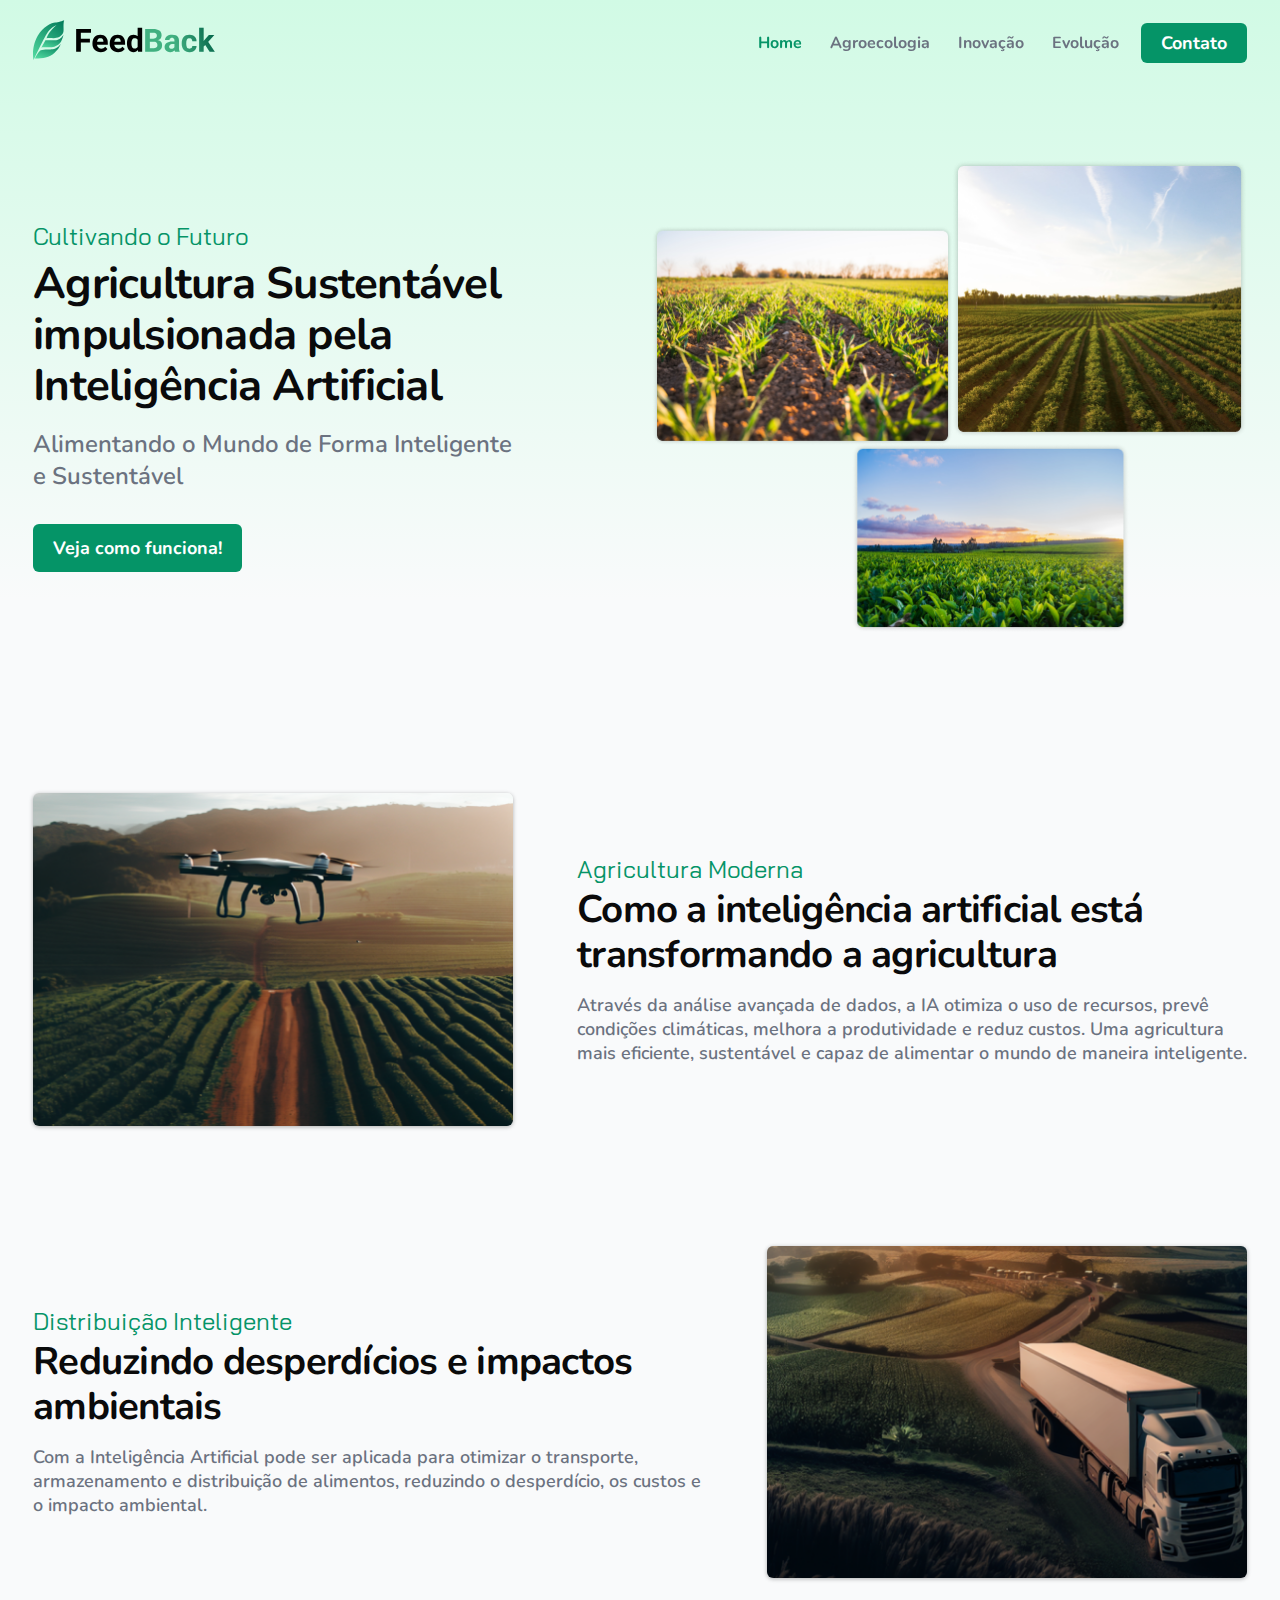
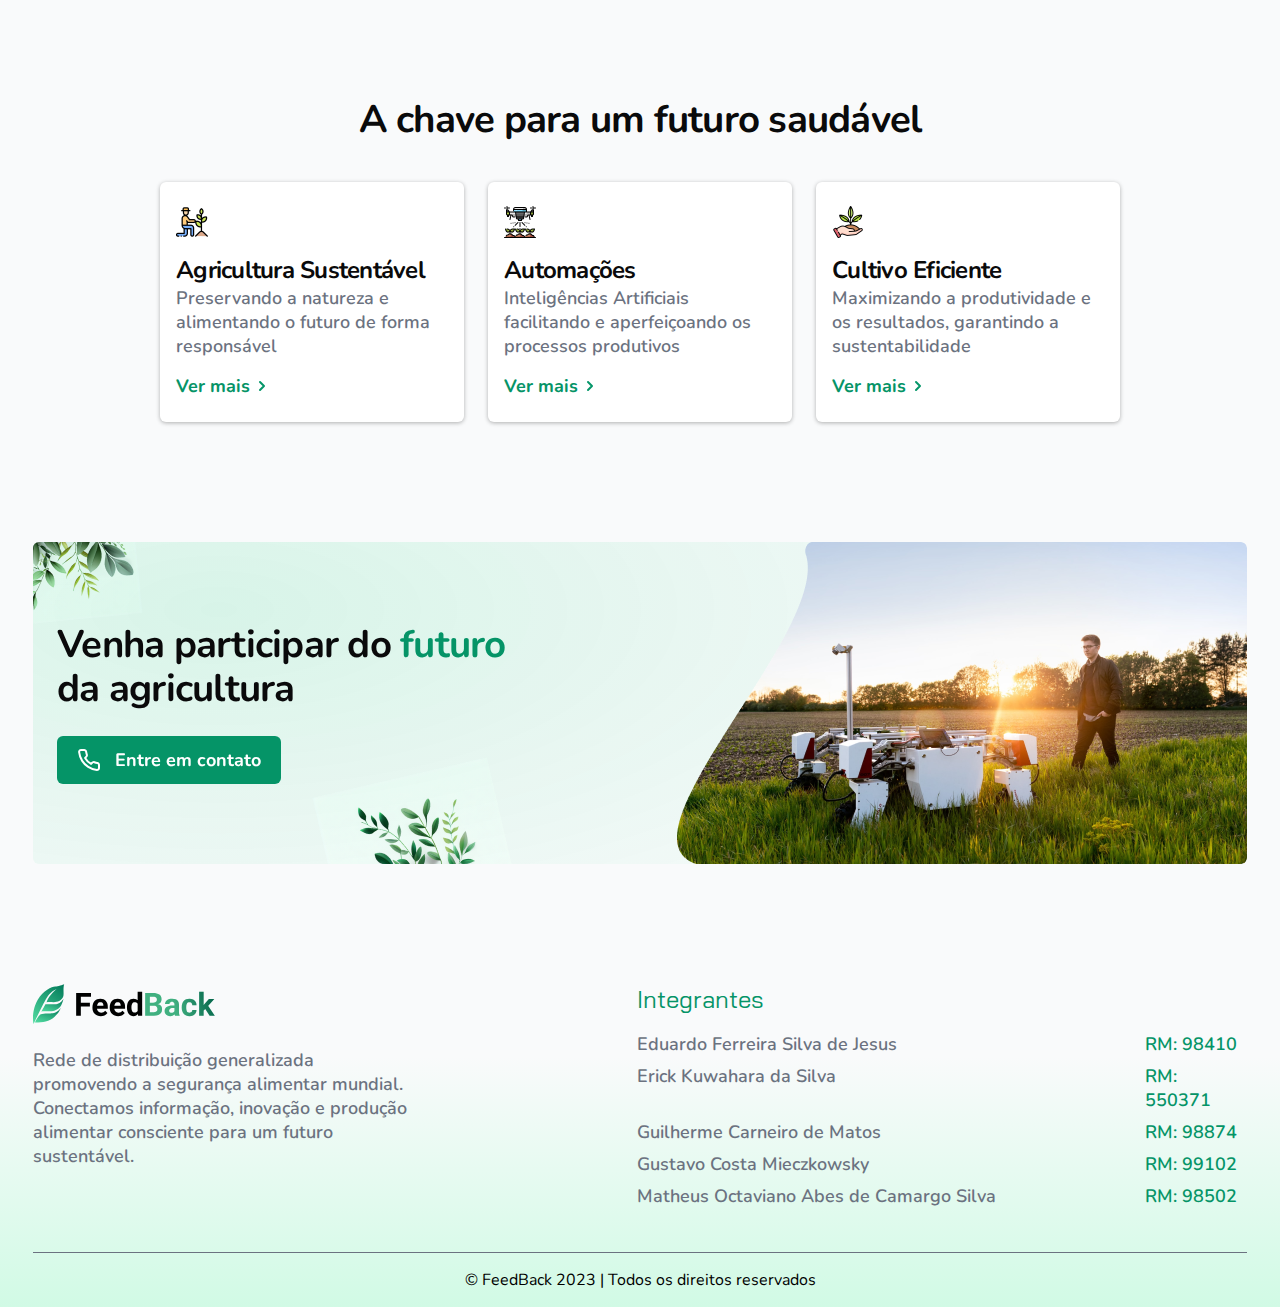
<file: index.html>
<!DOCTYPE html>
<html lang="pt-br">
  <head>
    <!-- FONTS -->
    <link rel="preconnect" href="https://fonts.googleapis.com" />
    <link rel="preconnect" href="https://fonts.gstatic.com" crossorigin />
    <link
      href="https://fonts.googleapis.com/css2?family=Bai+Jamjuree:wght@600&family=Nunito:wght@600;700&display=swap"
      rel="stylesheet"
    />

    <!-- MAIN -->
    <meta charset="UTF-8" />
    <meta http-equiv="X-UA-Compatible" content="IE=edge" />
    <meta name="viewport" content="width=device-width, initial-scale=1.0" />
    <link rel="icon" type="image/svg+xml" href="./assets/favicon.svg" />
    <title>FeedBack</title>

    <!-- CSS -->
    <link rel="stylesheet" href="./styles/home.css" />
    <link rel="stylesheet" href="./styles/main.css" />
  </head>
  <body>
    <header>
      <nav id="nav">
        <div class="container">
          <div class="nav__logo">
            <a href="./">
              <img src="./assets/logo.svg" alt="logo" />
            </a>
          </div>

          <div id="navigation">
            <button id="btnMobile">
              <span id="hamburger"></span>
            </button>

            <ul class="menu">
              <li><a href="./" class="active">Home</a></li>
              <li><a href="./pages/agroecologia.html">Agroecologia</a></li>
              <li><a href="./pages/inovacao.html">Inovação</a></li>
              <li><a href="./pages/evolucao.html">Evolução</a></li>

              <li>
                <a href="./pages/contato.html" class="mainButton">Contato</a>
              </li>
            </ul>
            <a href="./pages/contato.html" class="mainButton">Contato</a>
          </div>
        </div>
      </nav>

      <div class="banner">
        <div class="container">
          <div class="banner__text">
            <span>Cultivando o Futuro</span>
            <h1>
              Agricultura Sustentável impulsionada pela Inteligência Artificial
            </h1>
            <p>Alimentando o Mundo de Forma Inteligente e Sustentável</p>
            <a href="#content" class="mainButton">Veja como funciona!</a>
          </div>
          <div class="banner__img">
            <img src="./assets/images/banner.png" alt="banner image" />
          </div>
        </div>
      </div>

      <div class="layer"></div>
    </header>

    <main>
      <section id="content" class="hero">
        <div class="container">
          <div class="section__img">
            <img src="./assets/images/img-1.png" alt="illustrative image" />
          </div>
          <div class="section__text">
            <span>Agricultura Moderna</span>
            <h2>
              Como a inteligência artificial está transformando a agricultura
            </h2>
            <p>
              Através da análise avançada de dados, a IA otimiza o uso de
              recursos, prevê condições climáticas, melhora a produtividade e
              reduz custos. Uma agricultura mais eficiente, sustentável e capaz
              de alimentar o mundo de maneira inteligente.
            </p>
          </div>
        </div>
      </section>

      <section class="hero">
        <div class="container">
          <div class="section__text">
            <span>Distribuição Inteligente</span>
            <h2>Reduzindo desperdícios e impactos ambientais</h2>
            <p>
              Com a Inteligência Artificial pode ser aplicada para otimizar o
              transporte, armazenamento e distribuição de alimentos, reduzindo o
              desperdício, os custos e o impacto ambiental.
            </p>
          </div>
          <div class="section__img">
            <img src="./assets/images/img-2.png" alt="illustrative image" />
          </div>
        </div>
      </section>

      <section class="cards">
        <div class="container">
          <h2>A chave para um futuro saudável</h2>
          <div class="cards__wrapper">
            <div class="card__single">
              <img src="./assets/icons/icon-1.png" />
              <div>
                <h3>Agricultura Sustentável</h3>
                <p>
                  Preservando a natureza e alimentando o futuro de forma
                  responsável
                </p>
              </div>
              <a href="./pages/agroecologia.html">
                Ver mais
                <svg
                  width="16"
                  height="16"
                  viewBox="0 0 16 16"
                  fill="none"
                  xmlns="http://www.w3.org/2000/svg"
                >
                  <path
                    d="M6 12L10 8L6 4"
                    stroke="#059669"
                    stroke-width="2"
                    stroke-linecap="round"
                    stroke-linejoin="round"
                  />
                </svg>
              </a>
            </div>
            <div class="card__single">
              <img src="./assets/icons/icon-2.png" />
              <div>
                <h3>Automações</h3>
                <p>
                  Inteligências Artificiais facilitando e aperfeiçoando os
                  processos produtivos
                </p>
              </div>
              <a href="./pages/inovacao.html">
                Ver mais
                <svg
                  width="16"
                  height="16"
                  viewBox="0 0 16 16"
                  fill="none"
                  xmlns="http://www.w3.org/2000/svg"
                >
                  <path
                    d="M6 12L10 8L6 4"
                    stroke="#059669"
                    stroke-width="2"
                    stroke-linecap="round"
                    stroke-linejoin="round"
                  />
                </svg>
              </a>
            </div>
            <div class="card__single">
              <img src="./assets/icons/icon-3.png" />
              <div>
                <h3>Cultivo Eficiente</h3>
                <p>
                  Maximizando a produtividade e os resultados, garantindo a
                  sustentabilidade
                </p>
              </div>
              <a href="./pages/evolucao.html">
                Ver mais
                <svg
                  width="16"
                  height="16"
                  viewBox="0 0 16 16"
                  fill="none"
                  xmlns="http://www.w3.org/2000/svg"
                >
                  <path
                    d="M6 12L10 8L6 4"
                    stroke="#059669"
                    stroke-width="2"
                    stroke-linecap="round"
                    stroke-linejoin="round"
                  />
                </svg>
              </a>
            </div>
          </div>
        </div>
      </section>

      <section class="contact">
        <div class="container">
          <div class="contact__wrapper">
            <div class="contact__text">
              <h2>
                Venha participar do <strong>futuro</strong> da agricultura
              </h2>
              <a href="./pages/contato.html" class="mainButton">
                <svg
                  width="24"
                  height="24"
                  viewBox="0 0 24 24"
                  fill="none"
                  xmlns="http://www.w3.org/2000/svg"
                >
                  <path
                    d="M22 16.9201V19.9201C22.0011 20.1986 21.9441 20.4743 21.8325 20.7294C21.7209 20.9846 21.5573 21.2137 21.3521 21.402C21.1468 21.5902 20.9046 21.7336 20.6407 21.8228C20.3769 21.912 20.0974 21.9452 19.82 21.9201C16.7428 21.5857 13.787 20.5342 11.19 18.8501C8.77382 17.3148 6.72533 15.2663 5.18999 12.8501C3.49997 10.2413 2.44824 7.27109 2.11999 4.1801C2.095 3.90356 2.12787 3.62486 2.21649 3.36172C2.30512 3.09859 2.44756 2.85679 2.63476 2.65172C2.82196 2.44665 3.0498 2.28281 3.30379 2.17062C3.55777 2.05843 3.83233 2.00036 4.10999 2.0001H7.10999C7.5953 1.99532 8.06579 2.16718 8.43376 2.48363C8.80173 2.80008 9.04207 3.23954 9.10999 3.7201C9.23662 4.68016 9.47144 5.62282 9.80999 6.5301C9.94454 6.88802 9.97366 7.27701 9.8939 7.65098C9.81415 8.02494 9.62886 8.36821 9.35999 8.6401L8.08999 9.9101C9.51355 12.4136 11.5864 14.4865 14.09 15.9101L15.36 14.6401C15.6319 14.3712 15.9751 14.1859 16.3491 14.1062C16.7231 14.0264 17.1121 14.0556 17.47 14.1901C18.3773 14.5286 19.3199 14.7635 20.28 14.8901C20.7658 14.9586 21.2094 15.2033 21.5265 15.5776C21.8437 15.9519 22.0122 16.4297 22 16.9201Z"
                    stroke="white"
                    stroke-width="2"
                    stroke-linecap="round"
                    stroke-linejoin="round"
                  />
                </svg>
                Entre em contato
              </a>
            </div>

            <div class="contact__img">
              <img src="./assets/images/img-3.png" alt="illustrative image" />
            </div>

            <img src="./assets/icons/home-1.png" />
            <img src="./assets/icons/home-2.png" />
          </div>
        </div>
      </section>
    </main>

    <footer>
      <div class="container">
        <div class="about">
          <a href="./">
            <img src="./assets/logo.svg" alt="logo" />
          </a>
          <p>
            Rede de distribuição generalizada promovendo a segurança alimentar
            mundial. Conectamos informação, inovação e produção alimentar
            consciente para um futuro sustentável.
          </p>
        </div>

        <div class="members">
          <span>Integrantes</span>
          <div class="members__wrapper">
            <div class="member__single">
              <p>Eduardo Ferreira Silva de Jesus</p>
              <strong>RM: 98410</strong>
            </div>
            <div class="member__single">
              <p>Erick Kuwahara da Silva</p>
              <strong>RM: 550371</strong>
            </div>
            <div class="member__single">
              <p>Guilherme Carneiro de Matos</p>
              <strong>RM: 98874</strong>
            </div>
            <div class="member__single">
              <p>Gustavo Costa Mieczkowsky</p>
              <strong>RM: 99102</strong>
            </div>
            <div class="member__single">
              <p>Matheus Octaviano Abes de Camargo Silva</p>
              <strong>RM: 98502</strong>
            </div>
          </div>
        </div>
      </div>

      <div class="container">
        <div class="copyright">
          © FeedBack 2023 | Todos os direitos reservados
        </div>
      </div>

      <div class="layer"></div>
    </footer>

    <script src="./js/main.js"></script>
  </body>
</html>
</file>
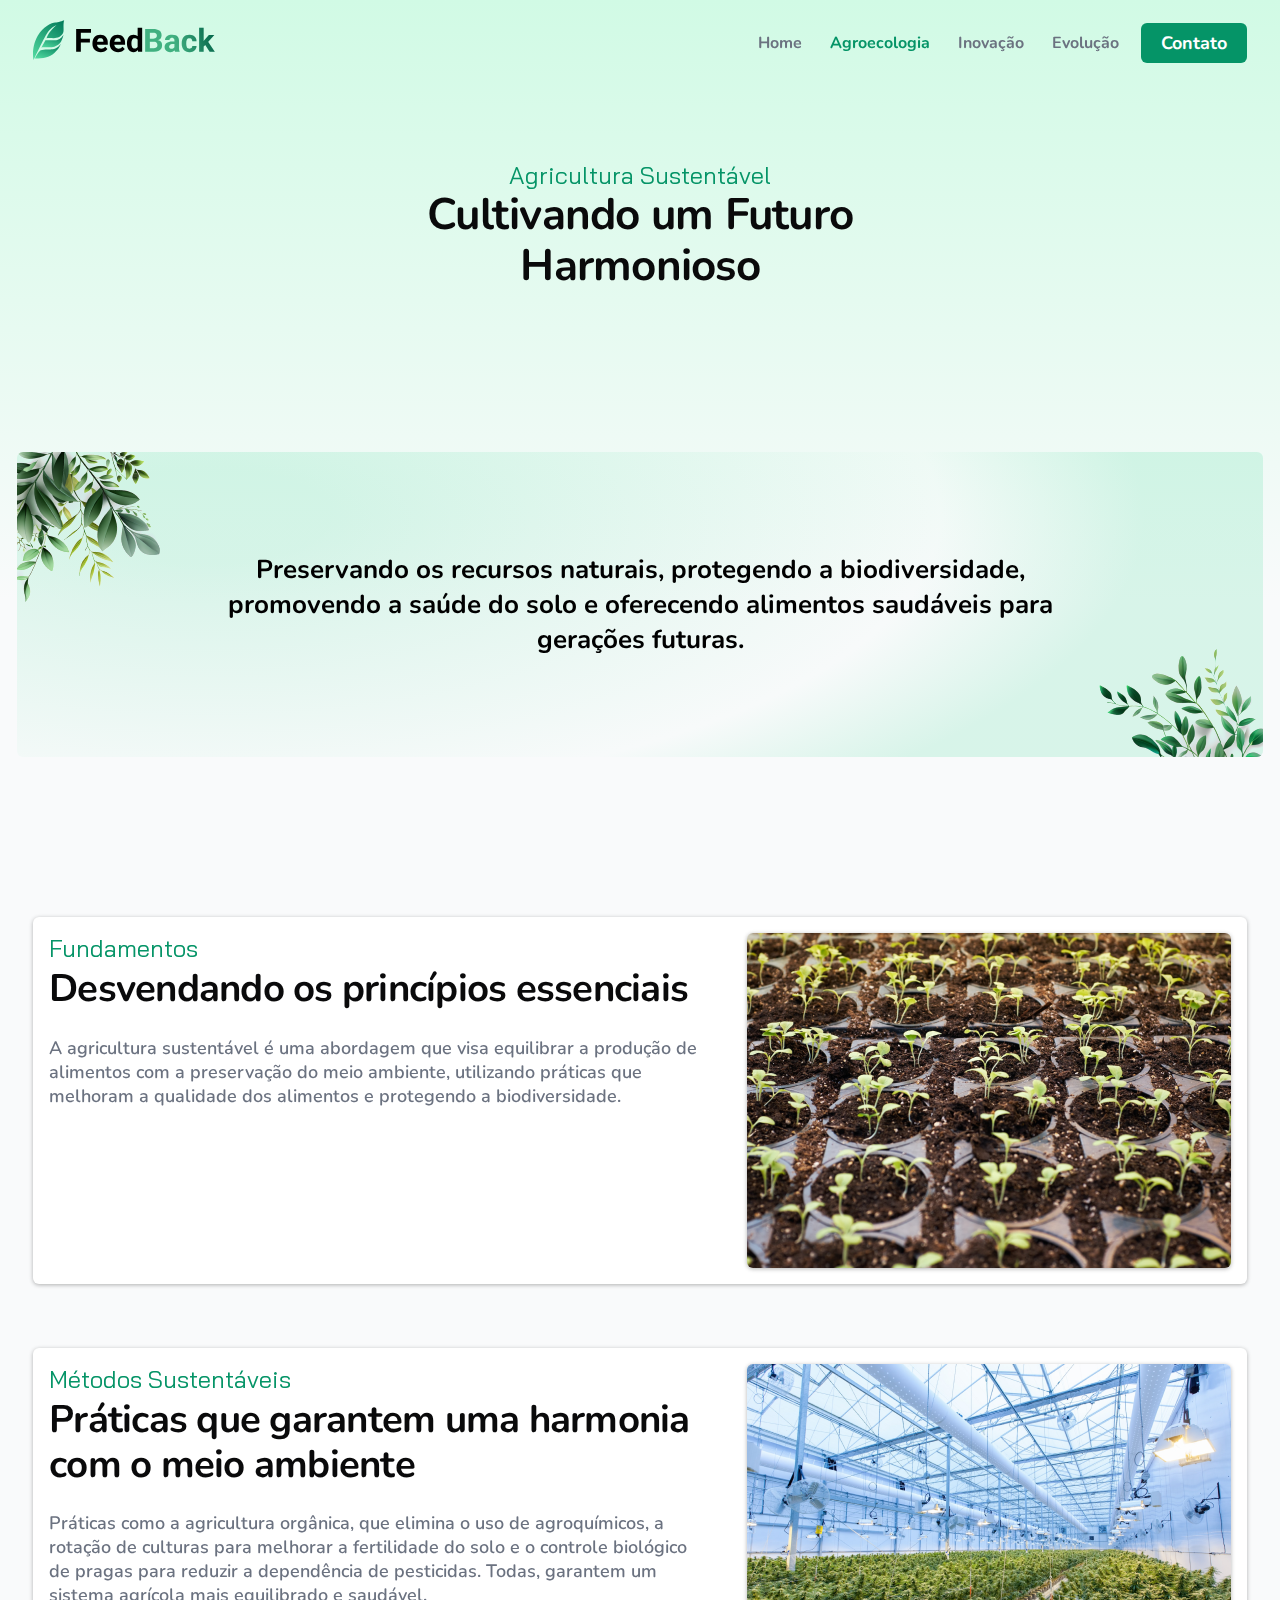
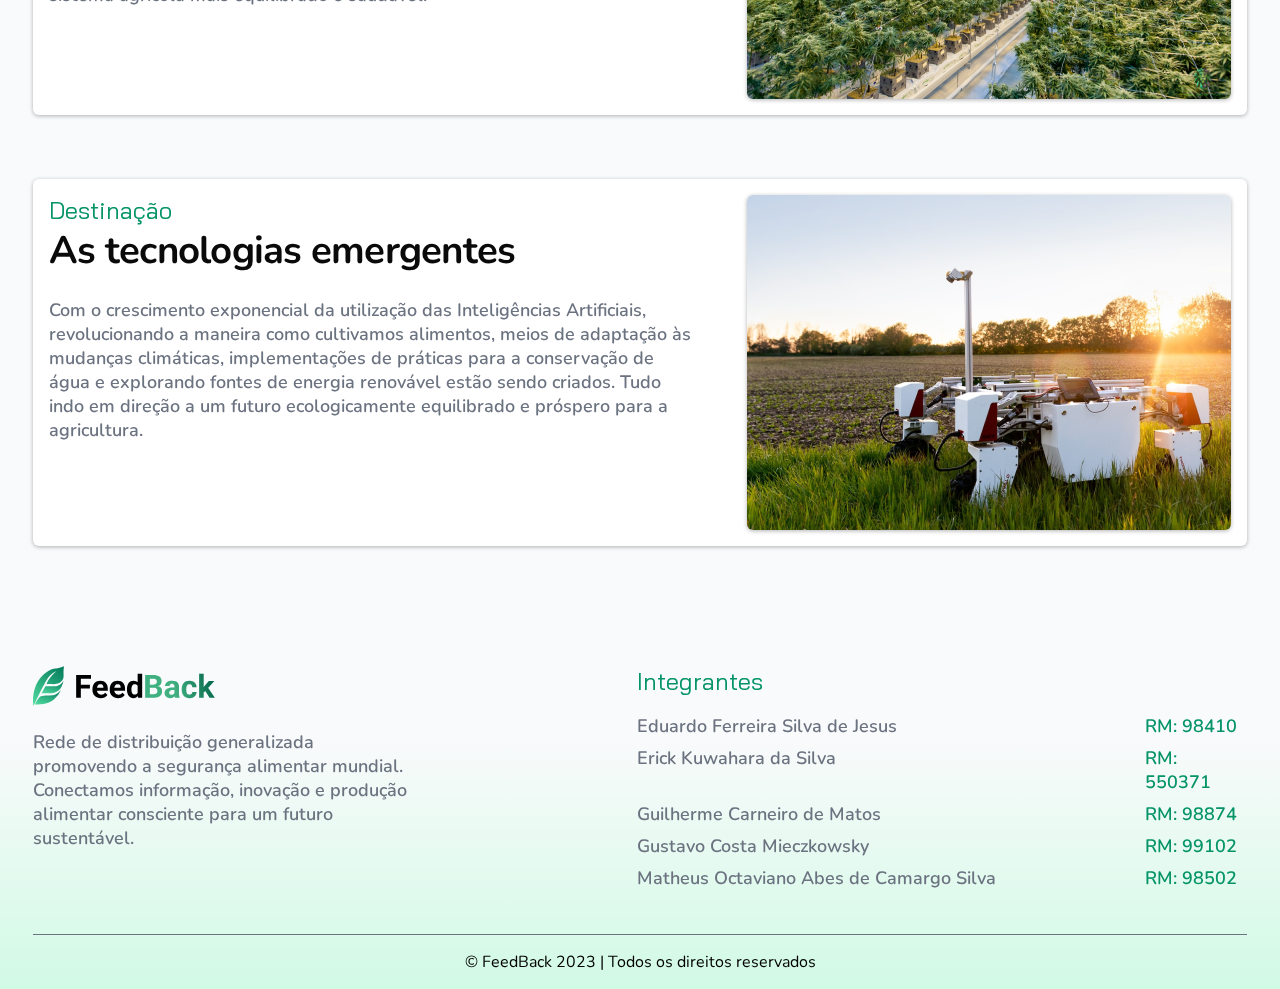
<file: pages/agroecologia.html>
<!DOCTYPE html>
<html lang="pt-br">
  <head>
    <!-- FONTS -->
    <link rel="preconnect" href="https://fonts.googleapis.com" />
    <link rel="preconnect" href="https://fonts.gstatic.com" crossorigin />
    <link
      href="https://fonts.googleapis.com/css2?family=Bai+Jamjuree:wght@600&family=Nunito:wght@600;700&display=swap"
      rel="stylesheet"
    />

    <!-- MAIN -->
    <meta charset="UTF-8" />
    <meta http-equiv="X-UA-Compatible" content="IE=edge" />
    <meta name="viewport" content="width=device-width, initial-scale=1.0" />
    <link rel="icon" type="image/svg+xml" href="../assets/favicon.svg" />
    <title>FeedBack</title>

    <!-- CSS -->
    <link rel="stylesheet" href="../styles/pages.css" />
    <link rel="stylesheet" href="../styles/main.css" />
  </head>
  <body>
    <header>
      <nav id="nav">
        <div class="container">
          <div class="nav__logo">
            <a href="../index.html">
              <img src="../assets/logo.svg" alt="logo" />
            </a>
          </div>

          <div id="navigation">
            <button id="btnMobile">
              <span id="hamburger"></span>
            </button>

            <ul class="menu">
              <li><a href="../index.html">Home</a></li>
              <li>
                <a href="./agroecologia.html" class="active">Agroecologia</a>
              </li>
              <li><a href="./inovacao.html">Inovação</a></li>
              <li><a href="./evolucao.html">Evolução</a></li>

              <li>
                <a href="./contato.html" class="mainButton">Contato</a>
              </li>
            </ul>
            <a href="./contato.html" class="mainButton">Contato</a>
          </div>
        </div>
      </nav>

      <div class="banner">
        <div class="container">
          <div class="banner__text">
            <span>Agricultura Sustentável</span>
            <h1>Cultivando um Futuro Harmonioso</h1>
          </div>
        </div>
      </div>

      <div class="layer"></div>
    </header>

    <div class="highlight">
      <div class="container">
        <p>
          Preservando os recursos naturais, protegendo a biodiversidade,
          promovendo a saúde do solo e oferecendo alimentos saudáveis para
          gerações futuras.
        </p>

        <img src="../assets/icons/pages-1.png" />
        <img src="../assets/icons/pages-2.png" />
      </div>
    </div>

    <main>
      <section>
        <div class="container">
          <div class="section__wrapper">
            <div class="section__text">
              <span>Fundamentos</span>
              <h2>Desvendando os princípios essenciais</h2>
              <p>
                A agricultura sustentável é uma abordagem que visa equilibrar a
                produção de alimentos com a preservação do meio ambiente,
                utilizando práticas que melhoram a qualidade dos alimentos e
                protegendo a biodiversidade.
              </p>
            </div>
            <div class="section__img">
              <img src="../assets/images/img-4.png" alt="illustrative image" />
            </div>
          </div>
        </div>
      </section>

      <section>
        <div class="container">
          <div class="section__wrapper">
            <div class="section__text">
              <span>Métodos Sustentáveis</span>
              <h2>Práticas que garantem uma harmonia com o meio ambiente</h2>
              <p>
                Práticas como a agricultura orgânica, que elimina o uso de
                agroquímicos, a rotação de culturas para melhorar a fertilidade
                do solo e o controle biológico de pragas para reduzir a
                dependência de pesticidas. Todas, garantem um sistema agrícola
                mais equilibrado e saudável.
              </p>
            </div>
            <div class="section__img">
              <img src="../assets/images/img-5.png" alt="illustrative image" />
            </div>
          </div>
        </div>
      </section>

      <section>
        <div class="container">
          <div class="section__wrapper">
            <div class="section__text">
              <span>Destinação</span>
              <h2>As tecnologias emergentes</h2>
              <p>
                Com o crescimento exponencial da utilização das Inteligências
                Artificiais, revolucionando a maneira como cultivamos alimentos,
                meios de adaptação às mudanças climáticas, implementações de
                práticas para a conservação de água e explorando fontes de
                energia renovável estão sendo criados. Tudo indo em direção a um
                futuro ecologicamente equilibrado e próspero para a agricultura.
              </p>
            </div>
            <div class="section__img">
              <img src="../assets/images/img-6.png" alt="illustrative image" />
            </div>
          </div>
        </div>
      </section>
    </main>

    <footer>
      <div class="container">
        <div class="about">
          <a href="../index.html">
            <img src="../assets/logo.svg" alt="logo" />
          </a>
          <p>
            Rede de distribuição generalizada promovendo a segurança alimentar
            mundial. Conectamos informação, inovação e produção alimentar
            consciente para um futuro sustentável.
          </p>
        </div>

        <div class="members">
          <span>Integrantes</span>
          <div class="members__wrapper">
            <div class="member__single">
              <p>Eduardo Ferreira Silva de Jesus</p>
              <strong>RM: 98410</strong>
            </div>
            <div class="member__single">
              <p>Erick Kuwahara da Silva</p>
              <strong>RM: 550371</strong>
            </div>
            <div class="member__single">
              <p>Guilherme Carneiro de Matos</p>
              <strong>RM: 98874</strong>
            </div>
            <div class="member__single">
              <p>Gustavo Costa Mieczkowsky</p>
              <strong>RM: 99102</strong>
            </div>
            <div class="member__single">
              <p>Matheus Octaviano Abes de Camargo Silva</p>
              <strong>RM: 98502</strong>
            </div>
          </div>
        </div>
      </div>

      <div class="container">
        <div class="copyright">
          © FeedBack 2023 | Todos os direitos reservados
        </div>
      </div>

      <div class="layer"></div>
    </footer>

    <script src="../js/main.js"></script>
  </body>
</html>
</file>
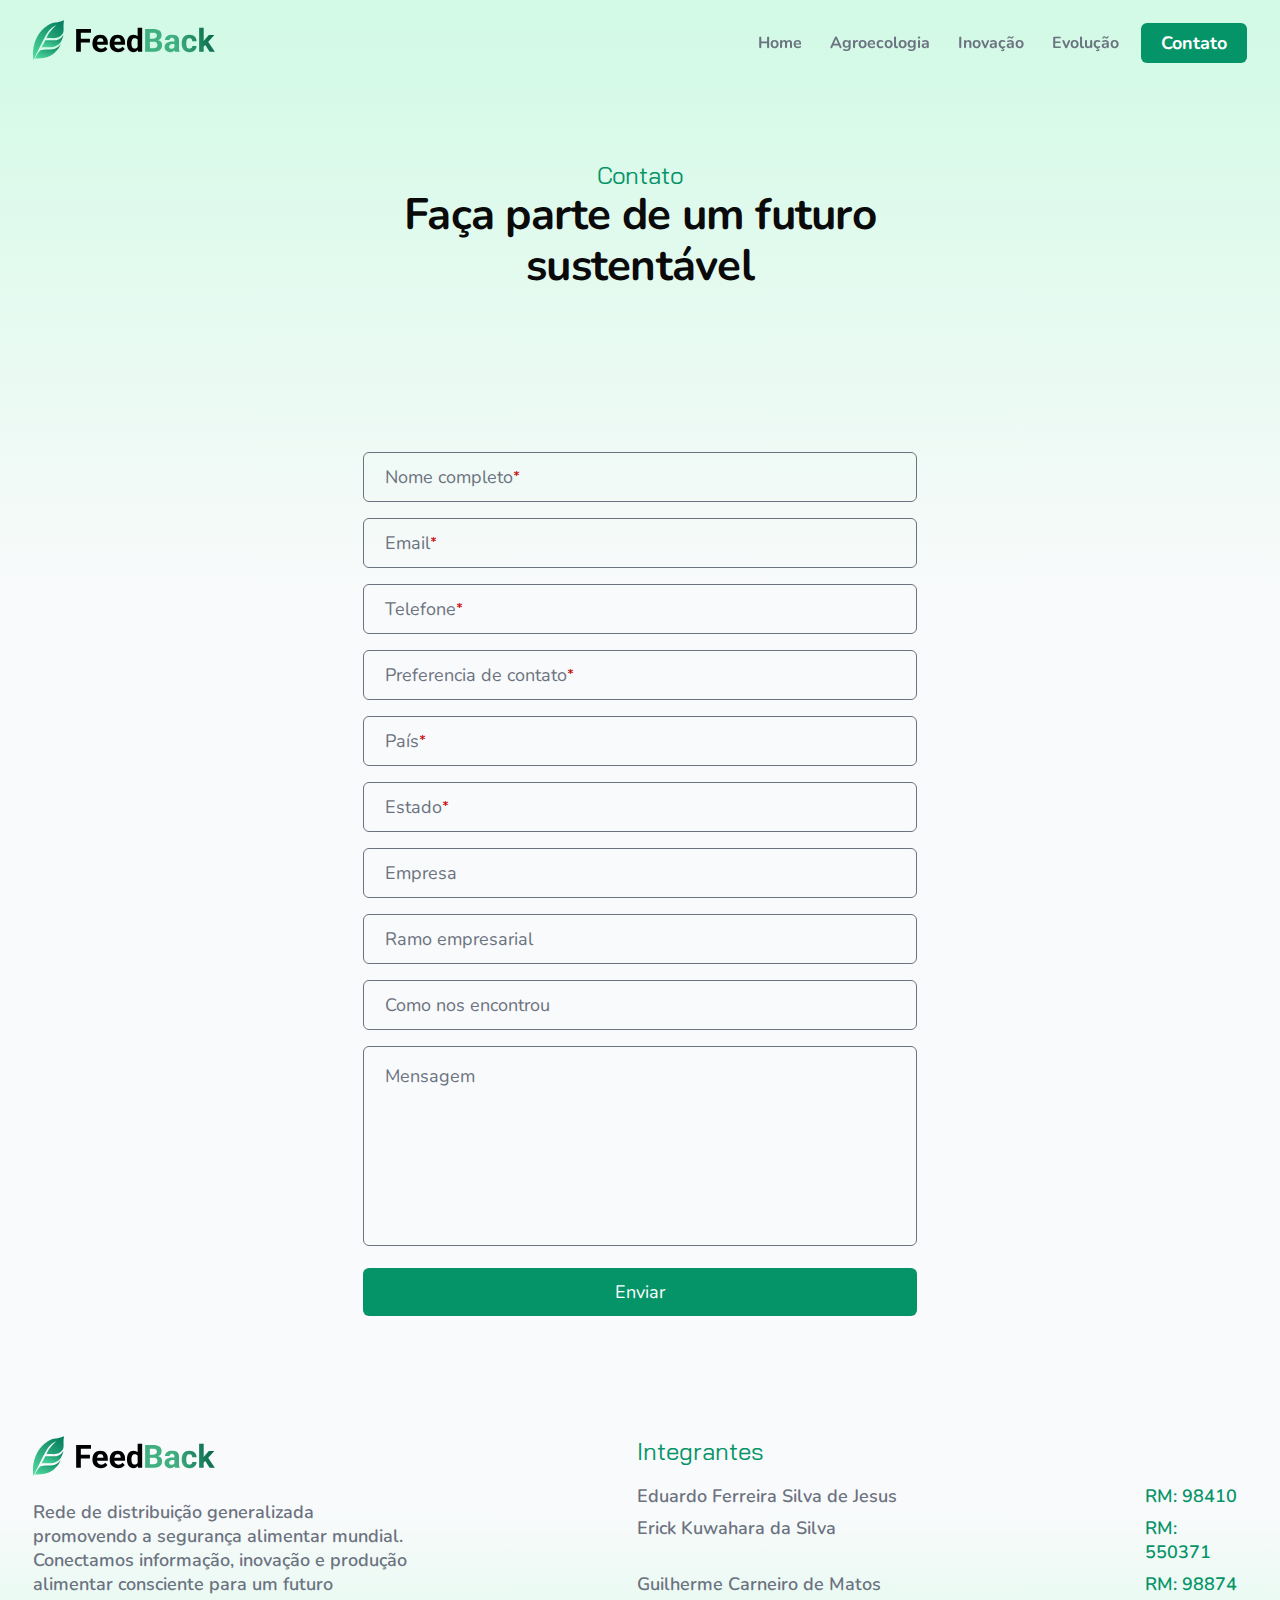
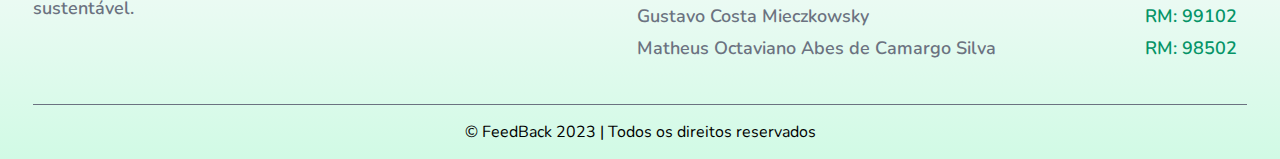
<file: pages/contato.html>
<!DOCTYPE html>
<html lang="pt-br">
  <head>
    <!-- FONTS -->
    <link rel="preconnect" href="https://fonts.googleapis.com/" />
    <link rel="preconnect" href="https://fonts.gstatic.com/" crossorigin />
    <link
      href="https://fonts.googleapis.com/css2?family=Bai+Jamjuree:wght@600&family=Nunito:wght@600;700&display=swap"
      rel="stylesheet"
    />

    <!-- MAIN -->
    <meta charset="UTF-8" />
    <meta http-equiv="X-UA-Compatible" content="IE=edge" />
    <meta name="viewport" content="width=device-width, initial-scale=1.0" />
    <link rel="icon" type="image/svg+xml" href="../assets/favicon.svg" />
    <title>Contato | FeedBack</title>

    <!-- CSS -->
    <link rel="stylesheet" href="../styles/contato.css" />
    <link rel="stylesheet" href="../styles/main.css" />
  </head>
  <body>
    <header>
      <nav id="nav">
        <div class="container">
          <div class="navlogo">
            <a href="../index.html">
              <img src="../assets/logo.svg" alt="logo" />
            </a>
          </div>

          <div id="navigation">
            <button id="btnMobile">
              <span id="hamburger"></span>
            </button>

            <ul class="menu">
              <li><a href="../index.html">Home</a></li>
              <li>
                <a href="./agroecologia.html">Agroecologia</a>
              </li>
              <li><a href="./inovacao.html">Inovação</a></li>
              <li><a href="./evolucao.html">Evolução</a></li>

              <li>
                <a href="./contato.html" class="mainButton">Contato</a>
              </li>
            </ul>
            <a href="./contato.html" class="mainButton">Contato</a>
          </div>
        </div>
      </nav>

      <div class="banner">
        <div class="container">
          <div class="banner__text">
            <span>Contato</span>
            <h1>Faça parte de um futuro sustentável</h1>
          </div>
        </div>
      </div>

      <div class="layer"></div>
    </header>

    <main>
      <div class="container">
        <form>
          <div>
            <input id="nome" type="text" name="nome" placeholder=" " required />
            <label for="nome">Nome completo<span>*</span></label>
          </div>

          <div>
            <input id="" type="email" name="email" placeholder=" " required />
            <label id="">Email<span>*</span></label>
          </div>

          <div>
            <input
              id="telefone"
              type="tel"
              name="telefone"
              placeholder=" "
              required
            />
            <label id="telefone">Telefone<span>*</span></label>
          </div>

          <div>
            <input
              id="preferencia"
              type="text"
              name="preferencia"
              placeholder=" "
              required
            />
            <label id="preferencia">Preferencia de contato<span>*</span></label>
          </div>

          <div>
            <input id="pais" type="text" name="pais" placeholder=" " required />
            <label id="pais">País<span>*</span></label>
          </div>

          <div>
            <input
              id="estado"
              type="text"
              name="estado"
              placeholder=" "
              required
            />
            <label id="estado">Estado<span>*</span></label>
          </div>

          <div>
            <input id="empresa" type="text" name="empresa" placeholder=" " />
            <label id="empresa">Empresa</label>
          </div>

          <div>
            <input id="intencao" type="text" name="intencao" placeholder=" " />
            <label id="ramo">Ramo empresarial</label>
          </div>

          <div>
            <input
              id="encontrou"
              type="text"
              name="encontrou"
              placeholder=" "
            />
            <label id="encontrou">Como nos encontrou</label>
          </div>

          <div>
            <textarea
              type="text"
              name="mensagem"
              placeholder="Mensagem"
            ></textarea>
          </div>

          <button type="submit" class="mainButton">Enviar</button>
        </form>
      </div>
    </main>

    <footer>
      <div class="container">
        <div class="about">
          <a href="../index.html">
            <img src="../assets/logo.svg" alt="logo" />
          </a>
          <p>
            Rede de distribuição generalizada promovendo a segurança alimentar
            mundial. Conectamos informação, inovação e produção alimentar
            consciente para um futuro sustentável.
          </p>
        </div>

        <div class="members">
          <span>Integrantes</span>
          <div class="members__wrapper">
            <div class="member__single">
              <p>Eduardo Ferreira Silva de Jesus</p>
              <strong>RM: 98410</strong>
            </div>
            <div class="member__single">
              <p>Erick Kuwahara da Silva</p>
              <strong>RM: 550371</strong>
            </div>
            <div class="member__single">
              <p>Guilherme Carneiro de Matos</p>
              <strong>RM: 98874</strong>
            </div>
            <div class="member__single">
              <p>Gustavo Costa Mieczkowsky</p>
              <strong>RM: 99102</strong>
            </div>
            <div class="member__single">
              <p>Matheus Octaviano Abes de Camargo Silva</p>
              <strong>RM: 98502</strong>
            </div>
          </div>
        </div>
      </div>

      <div class="container">
        <div class="copyright">
          © FeedBack 2023 | Todos os direitos reservados
        </div>
      </div>

      <div class="layer"></div>
    </footer>

    <script src="../js/main.js"></script>
  </body>
</html>
</file>
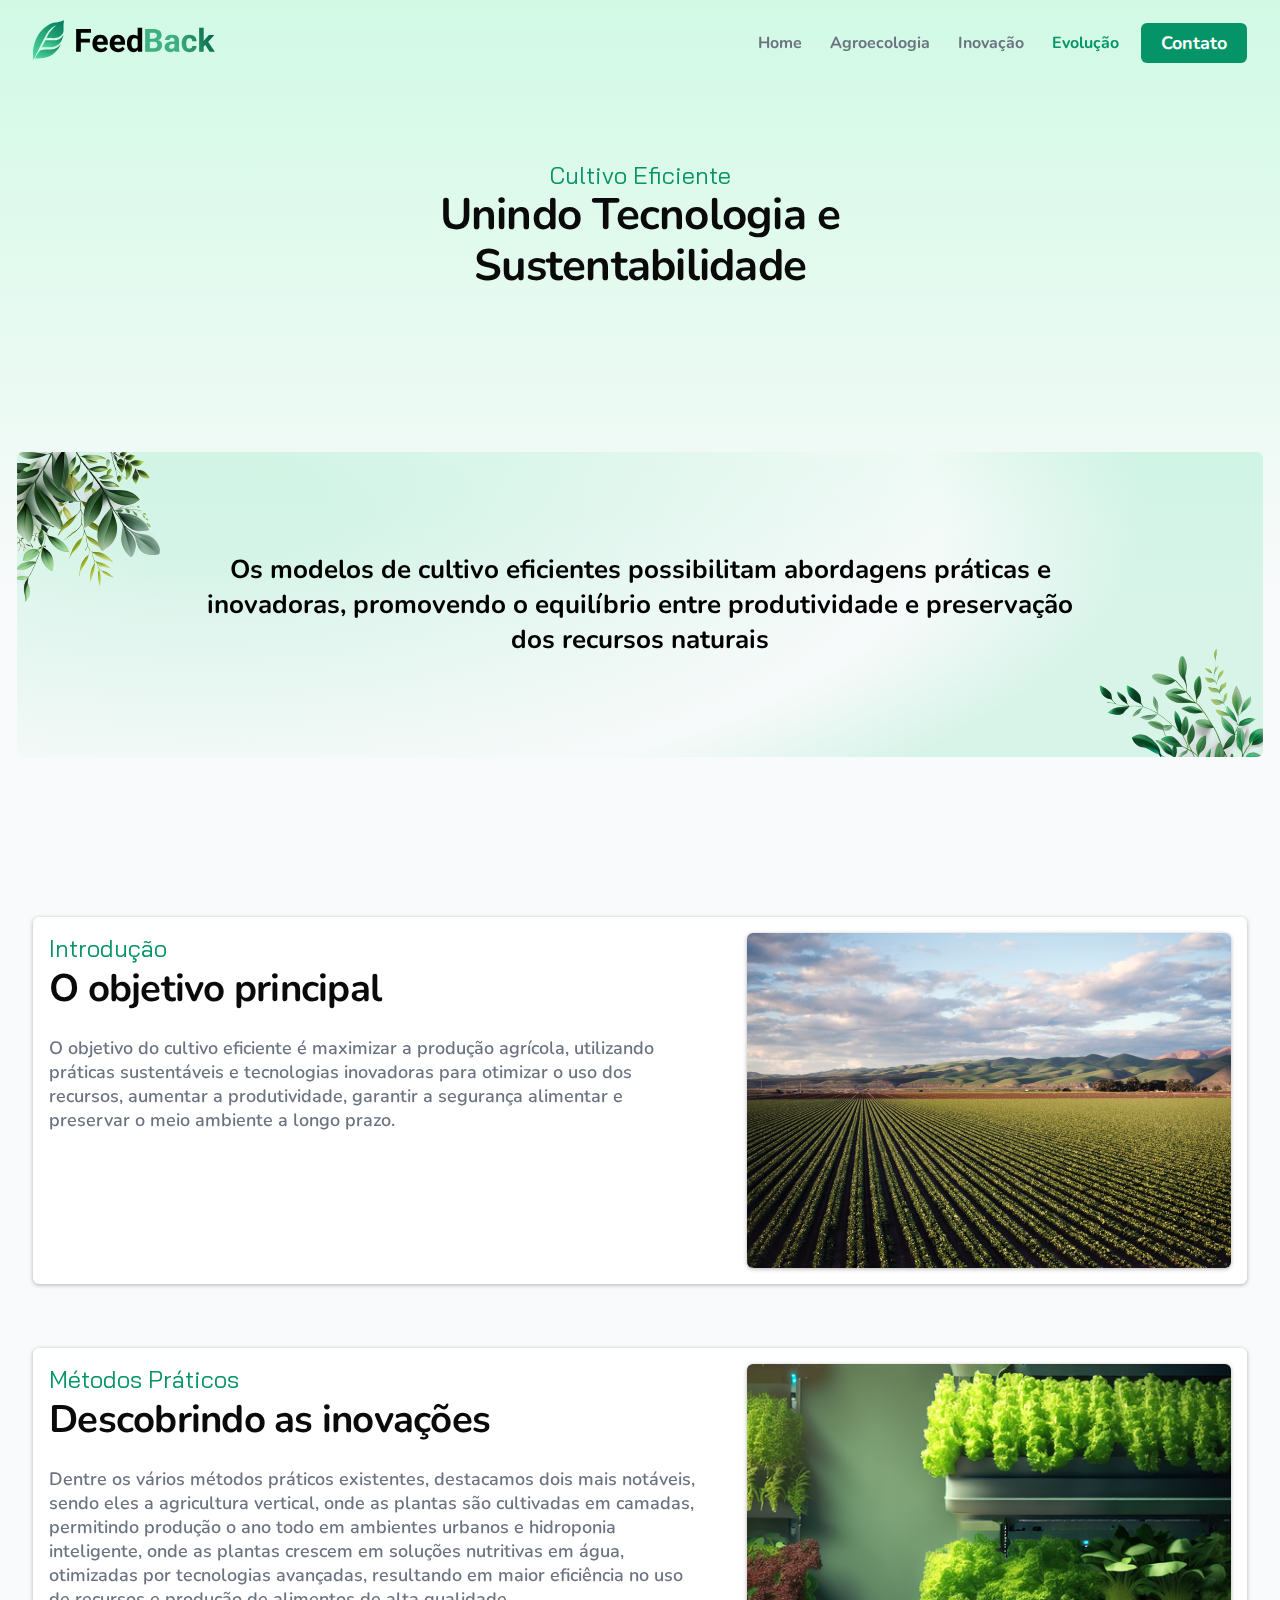
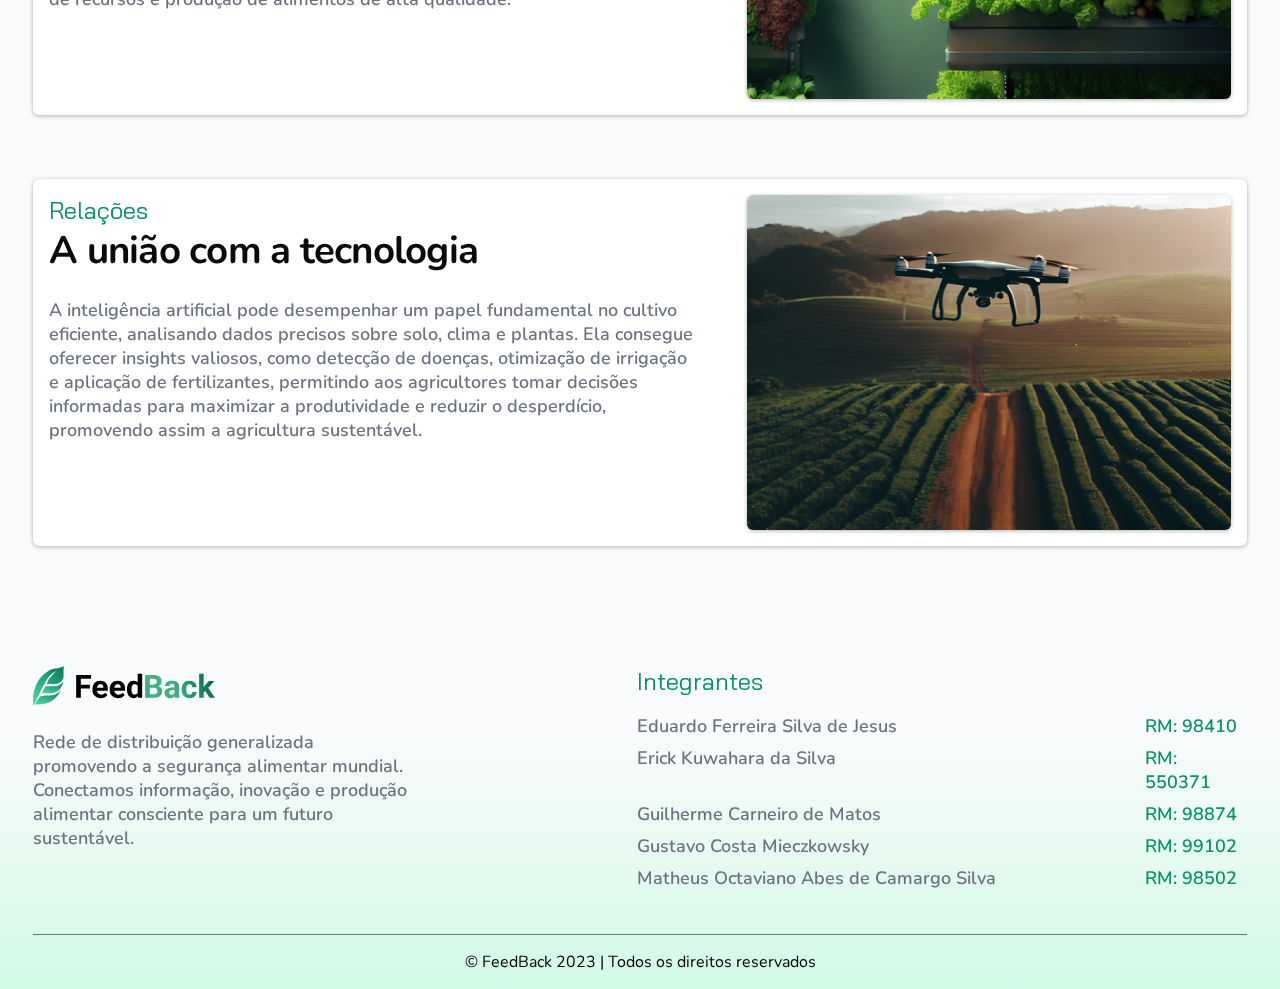
<file: pages/evolucao.html>
<!DOCTYPE html>
<html lang="pt-br">
  <head>
    <!-- FONTS -->
    <link rel="preconnect" href="https://fonts.googleapis.com" />
    <link rel="preconnect" href="https://fonts.gstatic.com" crossorigin />
    <link
      href="https://fonts.googleapis.com/css2?family=Bai+Jamjuree:wght@600&family=Nunito:wght@600;700&display=swap"
      rel="stylesheet"
    />

    <!-- MAIN -->
    <meta charset="UTF-8" />
    <meta http-equiv="X-UA-Compatible" content="IE=edge" />
    <meta name="viewport" content="width=device-width, initial-scale=1.0" />
    <link rel="icon" type="image/svg+xml" href="../assets/favicon.svg" />
    <title>FeedBack</title>

    <!-- CSS -->
    <link rel="stylesheet" href="../styles/pages.css" />
    <link rel="stylesheet" href="../styles/main.css" />
  </head>
  <body>
    <header>
      <nav id="nav">
        <div class="container">
          <div class="nav__logo">
            <a href="../index.html">
              <img src="../assets/logo.svg" alt="logo" />
            </a>
          </div>

          <div id="navigation">
            <button id="btnMobile">
              <span id="hamburger"></span>
            </button>

            <ul class="menu">
              <li><a href="../index.html">Home</a></li>
              <li>
                <a href="./agroecologia.html">Agroecologia</a>
              </li>
              <li><a href="./inovacao.html">Inovação</a></li>
              <li><a href="./evolucao.html" class="active">Evolução</a></li>

              <li>
                <a href="./contato.html" class="mainButton">Contato</a>
              </li>
            </ul>
            <a href="./contato.html" class="mainButton">Contato</a>
          </div>
        </div>
      </nav>

      <div class="banner">
        <div class="container">
          <div class="banner__text">
            <span>Cultivo Eficiente</span>
            <h1>Unindo Tecnologia e Sustentabilidade</h1>
          </div>
        </div>
      </div>

      <div class="layer"></div>
    </header>

    <div class="highlight">
      <div class="container">
        <p>
          Os modelos de cultivo eficientes possibilitam abordagens práticas e
          inovadoras, promovendo o equilíbrio entre produtividade e preservação
          dos recursos naturais
        </p>

        <img src="../assets/icons/pages-1.png" />
        <img src="../assets/icons/pages-2.png" />
      </div>
    </div>

    <main>
      <section>
        <div class="container">
          <div class="section__wrapper">
            <div class="section__text">
              <span>Introdução</span>
              <h2>O objetivo principal</h2>
              <p>
                O objetivo do cultivo eficiente é maximizar a produção agrícola,
                utilizando práticas sustentáveis e tecnologias inovadoras para
                otimizar o uso dos recursos, aumentar a produtividade, garantir
                a segurança alimentar e preservar o meio ambiente a longo prazo.
              </p>
            </div>
            <div class="section__img">
              <img src="../assets/images/img-10.png" alt="illustrative image" />
            </div>
          </div>
        </div>
      </section>

      <section>
        <div class="container">
          <div class="section__wrapper">
            <div class="section__text">
              <span>Métodos Práticos</span>
              <h2>Descobrindo as inovações</h2>
              <p>
                Dentre os vários métodos práticos existentes, destacamos dois
                mais notáveis, sendo eles a agricultura vertical, onde as
                plantas são cultivadas em camadas, permitindo produção o ano
                todo em ambientes urbanos e hidroponia inteligente, onde as
                plantas crescem em soluções nutritivas em água, otimizadas por
                tecnologias avançadas, resultando em maior eficiência no uso de
                recursos e produção de alimentos de alta qualidade.
              </p>
            </div>
            <div class="section__img">
              <img src="../assets/images/img-11.png" alt="illustrative image" />
            </div>
          </div>
        </div>
      </section>

      <section>
        <div class="container">
          <div class="section__wrapper">
            <div class="section__text">
              <span>Relações</span>
              <h2>A união com a tecnologia</h2>
              <p>
                A inteligência artificial pode desempenhar um papel fundamental
                no cultivo eficiente, analisando dados precisos sobre solo,
                clima e plantas. Ela consegue oferecer insights valiosos, como
                detecção de doenças, otimização de irrigação e aplicação de
                fertilizantes, permitindo aos agricultores tomar decisões
                informadas para maximizar a produtividade e reduzir o
                desperdício, promovendo assim a agricultura sustentável.
              </p>
            </div>
            <div class="section__img">
              <img src="../assets/images/img-12.png" alt="illustrative image" />
            </div>
          </div>
        </div>
      </section>
    </main>
    <footer>
      <div class="container">
        <div class="about">
          <a href="../index.html">
            <img src="../assets/logo.svg" alt="logo" />
          </a>
          <p>
            Rede de distribuição generalizada promovendo a segurança alimentar
            mundial. Conectamos informação, inovação e produção alimentar
            consciente para um futuro sustentável.
          </p>
        </div>

        <div class="members">
          <span>Integrantes</span>
          <div class="members__wrapper">
            <div class="member__single">
              <p>Eduardo Ferreira Silva de Jesus</p>
              <strong>RM: 98410</strong>
            </div>
            <div class="member__single">
              <p>Erick Kuwahara da Silva</p>
              <strong>RM: 550371</strong>
            </div>
            <div class="member__single">
              <p>Guilherme Carneiro de Matos</p>
              <strong>RM: 98874</strong>
            </div>
            <div class="member__single">
              <p>Gustavo Costa Mieczkowsky</p>
              <strong>RM: 99102</strong>
            </div>
            <div class="member__single">
              <p>Matheus Octaviano Abes de Camargo Silva</p>
              <strong>RM: 98502</strong>
            </div>
          </div>
        </div>
      </div>

      <div class="container">
        <div class="copyright">
          © FeedBack 2023 | Todos os direitos reservados
        </div>
      </div>

      <div class="layer"></div>
    </footer>

    <script src="../js/main.js"></script>
  </body>
</html>
</file>
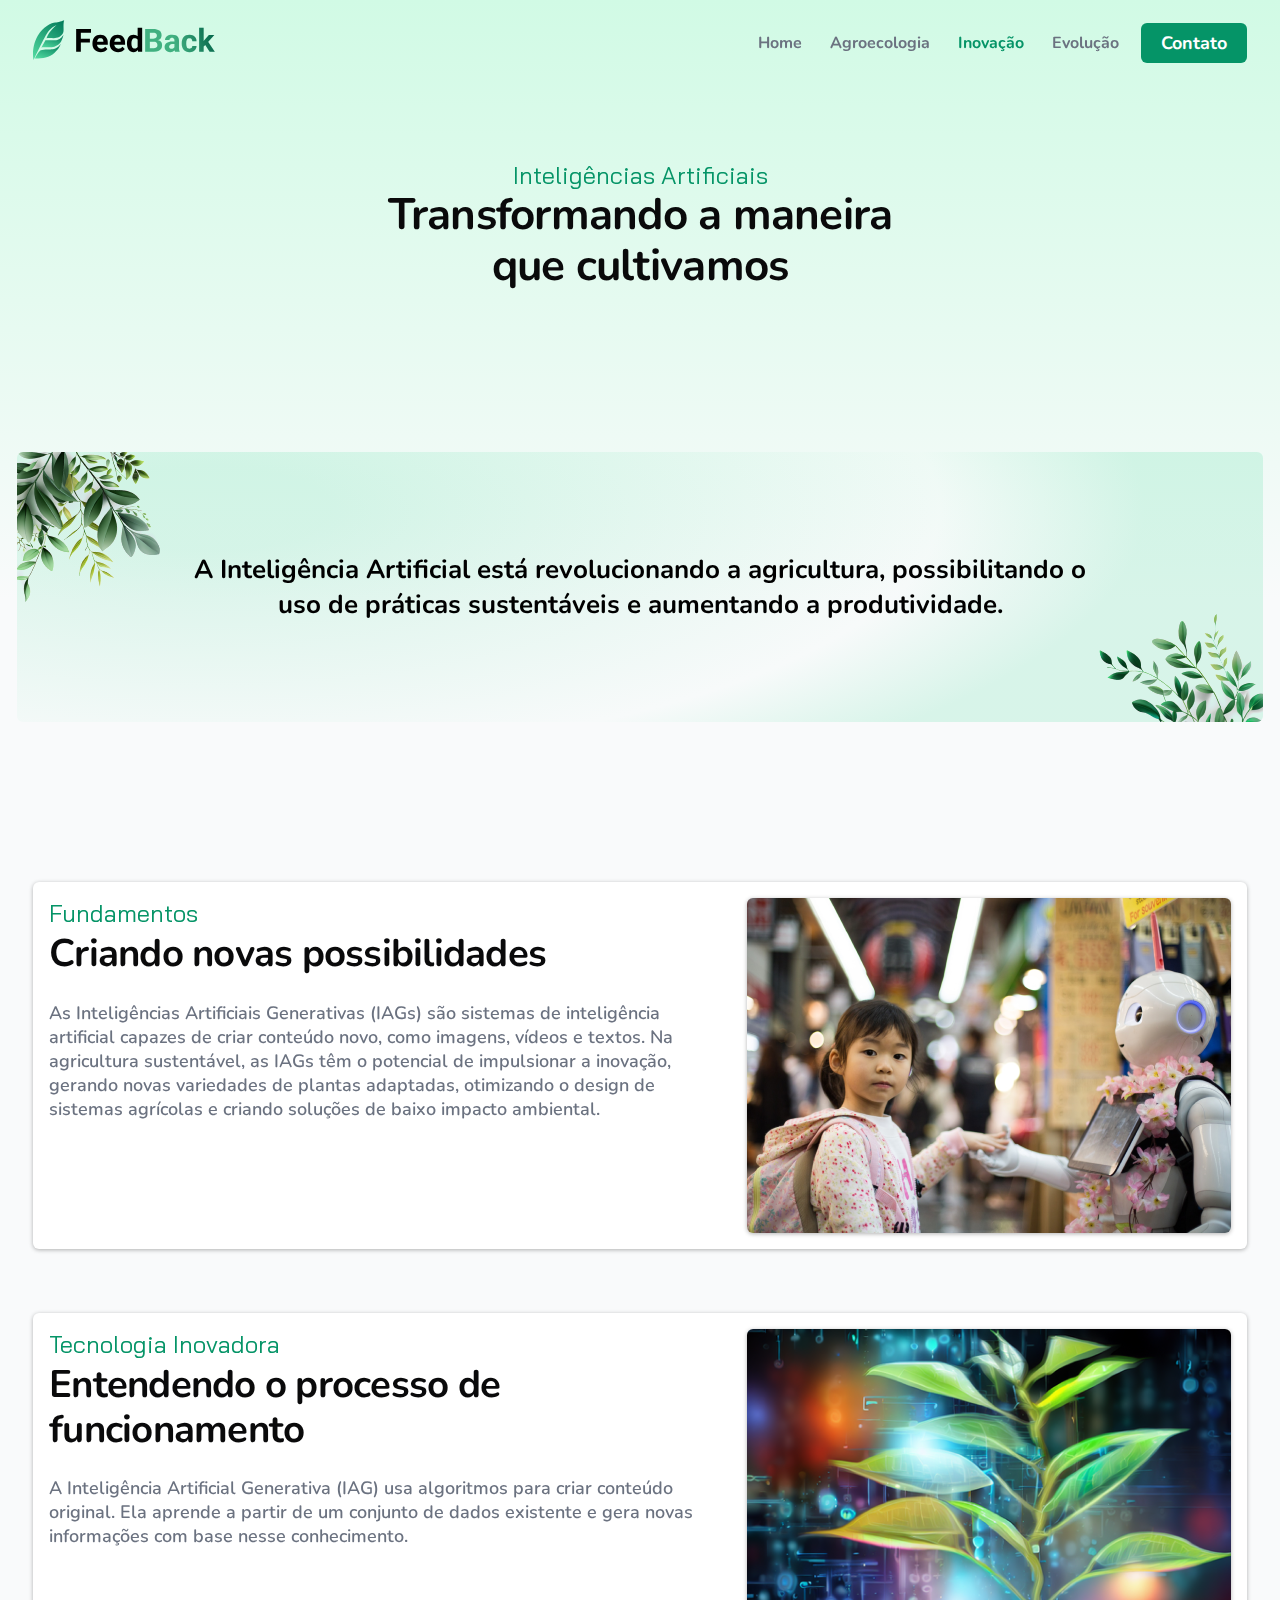
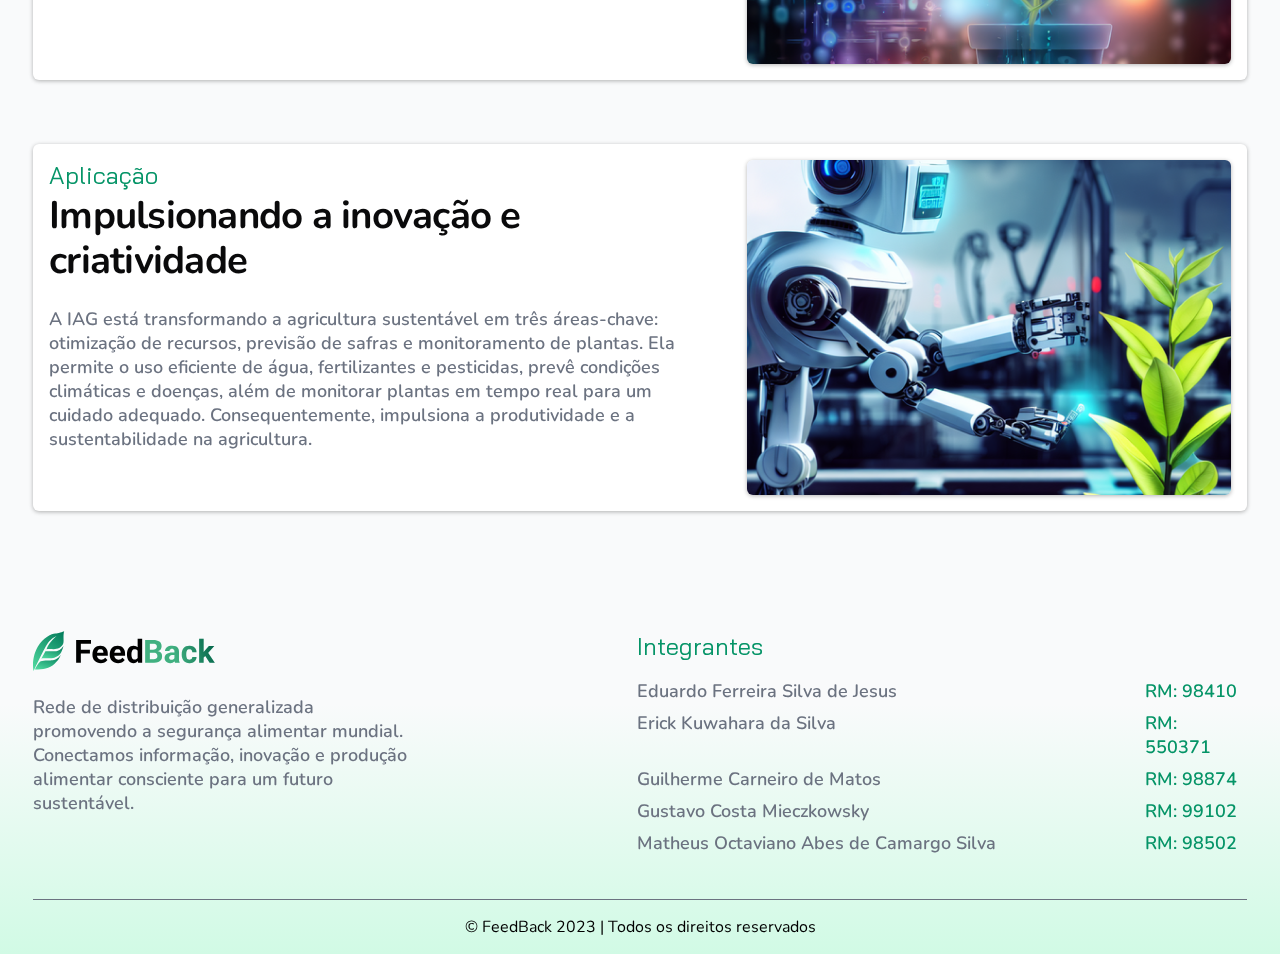
<file: pages/inovacao.html>
<!DOCTYPE html>
<html lang="pt-br">
  <head>
    <!-- FONTS -->
    <link rel="preconnect" href="https://fonts.googleapis.com" />
    <link rel="preconnect" href="https://fonts.gstatic.com" crossorigin />
    <link
      href="https://fonts.googleapis.com/css2?family=Bai+Jamjuree:wght@600&family=Nunito:wght@600;700&display=swap"
      rel="stylesheet"
    />

    <!-- MAIN -->
    <meta charset="UTF-8" />
    <meta http-equiv="X-UA-Compatible" content="IE=edge" />
    <meta name="viewport" content="width=device-width, initial-scale=1.0" />
    <link rel="icon" type="image/svg+xml" href="../assets/favicon.svg" />
    <title>FeedBack</title>

    <!-- CSS -->
    <link rel="stylesheet" href="../styles/pages.css" />
    <link rel="stylesheet" href="../styles/main.css" />
  </head>
  <body>
    <header>
      <nav id="nav">
        <div class="container">
          <div class="nav__logo">
            <a href="../index.html">
              <img src="../assets/logo.svg" alt="logo" />
            </a>
          </div>

          <div id="navigation">
            <button id="btnMobile">
              <span id="hamburger"></span>
            </button>

            <ul class="menu">
              <li><a href="../index.html">Home</a></li>
              <li>
                <a href="./agroecologia.html">Agroecologia</a>
              </li>
              <li><a href="./inovacao.html" class="active">Inovação</a></li>
              <li><a href="./evolucao.html">Evolução</a></li>

              <li>
                <a href="./contato.html" class="mainButton">Contato</a>
              </li>
            </ul>
            <a href="./contato.html" class="mainButton">Contato</a>
          </div>
        </div>
      </nav>

      <div class="banner">
        <div class="container">
          <div class="banner__text">
            <span>Inteligências Artificiais</span>
            <h1>Transformando a maneira que cultivamos</h1>
          </div>
        </div>
      </div>

      <div class="layer"></div>
    </header>

    <div class="highlight">
      <div class="container">
        <p>
          A Inteligência Artificial está revolucionando a agricultura,
          possibilitando o uso de práticas sustentáveis e aumentando a
          produtividade.
        </p>

        <img src="../assets/icons/pages-1.png" />
        <img src="../assets/icons/pages-2.png" />
      </div>
    </div>

    <main>
      <section>
        <div class="container">
          <div class="section__wrapper">
            <div class="section__text">
              <span>Fundamentos</span>
              <h2>Criando novas possibilidades</h2>
              <p>
                As Inteligências Artificiais Generativas (IAGs) são sistemas de
                inteligência artificial capazes de criar conteúdo novo, como
                imagens, vídeos e textos. Na agricultura sustentável, as IAGs
                têm o potencial de impulsionar a inovação, gerando novas
                variedades de plantas adaptadas, otimizando o design de sistemas
                agrícolas e criando soluções de baixo impacto ambiental.
              </p>
            </div>
            <div class="section__img">
              <img src="../assets/images/img-7.png" alt="illustrative image" />
            </div>
          </div>
        </div>
      </section>

      <section>
        <div class="container">
          <div class="section__wrapper">
            <div class="section__text">
              <span>Tecnologia Inovadora</span>
              <h2>Entendendo o processo de funcionamento</h2>
              <p>
                A Inteligência Artificial Generativa (IAG) usa algoritmos para
                criar conteúdo original. Ela aprende a partir de um conjunto de
                dados existente e gera novas informações com base nesse
                conhecimento.
              </p>
            </div>
            <div class="section__img">
              <img src="../assets/images/img-8.png" alt="illustrative image" />
            </div>
          </div>
        </div>
      </section>

      <section>
        <div class="container">
          <div class="section__wrapper">
            <div class="section__text">
              <span>Aplicação</span>
              <h2>Impulsionando a inovação e criatividade</h2>
              <p>
                A IAG está transformando a agricultura sustentável em três
                áreas-chave: otimização de recursos, previsão de safras e
                monitoramento de plantas. Ela permite o uso eficiente de água,
                fertilizantes e pesticidas, prevê condições climáticas e
                doenças, além de monitorar plantas em tempo real para um cuidado
                adequado. Consequentemente, impulsiona a produtividade e a
                sustentabilidade na agricultura.
              </p>
            </div>
            <div class="section__img">
              <img src="../assets/images/img-9.png" alt="illustrative image" />
            </div>
          </div>
        </div>
      </section>
    </main>

    <footer>
      <div class="container">
        <div class="about">
          <a href="../index.html">
            <img src="../assets/logo.svg" alt="logo" />
          </a>
          <p>
            Rede de distribuição generalizada promovendo a segurança alimentar
            mundial. Conectamos informação, inovação e produção alimentar
            consciente para um futuro sustentável.
          </p>
        </div>

        <div class="members">
          <span>Integrantes</span>
          <div class="members__wrapper">
            <div class="member__single">
              <p>Eduardo Ferreira Silva de Jesus</p>
              <strong>RM: 98410</strong>
            </div>
            <div class="member__single">
              <p>Erick Kuwahara da Silva</p>
              <strong>RM: 550371</strong>
            </div>
            <div class="member__single">
              <p>Guilherme Carneiro de Matos</p>
              <strong>RM: 98874</strong>
            </div>
            <div class="member__single">
              <p>Gustavo Costa Mieczkowsky</p>
              <strong>RM: 99102</strong>
            </div>
            <div class="member__single">
              <p>Matheus Octaviano Abes de Camargo Silva</p>
              <strong>RM: 98502</strong>
            </div>
          </div>
        </div>
      </div>

      <div class="container">
        <div class="copyright">
          © FeedBack 2023 | Todos os direitos reservados
        </div>
      </div>

      <div class="layer"></div>
    </footer>

    <script src="../js/main.js"></script>
  </body>
</html>
</file>
<file: styles/home.css>
/* ========== BANNER ========== */
.banner {
  position: relative;
  z-index: 1;

  padding-top: 16rem;
}

.banner .container {
  display: grid;
  align-items: center;
  gap: 4.8rem;
}

.banner__text {
  max-width: 48.4rem;
  text-align: center;
  margin-inline: auto;
}

.banner__text h1 {
  margin-block: 0.8rem 1.6rem;
}

.banner__text p {
  margin-bottom: 3.2rem;
  
  font-size: 2.4rem;
}

.banner__img {
  display: flex;
  justify-content: center;
}

.banner__img img {
  width: 100%;
}

/* ========== MAIN ========== */

main {
  display: flex;
  flex-direction: column;
  gap: 8rem;

  width: min(57.6rem, 100%);
  margin-inline: auto;
  margin-top: 7rem;
}

section.hero .container {
  display: flex;
  flex-direction: column;
  align-items: center;
  gap: 3.2rem;
}

#content {
  padding-top: 9rem;
}
#content .container {
  flex-direction: column-reverse;
}

.section__text h2 {
  margin-block: 0.4rem 1.6rem;
}

.section__img {
  display: flex;
  justify-content: center;
  width: 100%;
}

.section__img img {
  width: 100%;
  border-radius: var(--rounded);
  box-shadow: 0 0.1rem 0.4rem rgba(0, 0, 0, 0.3);
}

/* ========== CARDS ========== */

section.cards .container {
  display: flex;
  flex-direction: column;
  align-items: center;
  gap: 4rem;
}

section.cards h2 {
  text-align: center;
}

.cards__wrapper {
  display: flex;
  flex-direction: column;
  gap: 2.4rem;
}

.card__single {
  display: flex;
  flex-direction: column;
  gap: 1.6rem;

  width: 30.4rem;
  padding: 2.4rem 1.6rem;
  border-radius: var(--rounded);
  background-color: var(--white);
  box-shadow: 0 0.1rem 0.4rem rgba(0, 0, 0, 0.3);
  transition: all 0.3s cubic-bezier(0.47, 0, 0.745, 0.715);
}
.card__single:hover {
  transform: translateY(-0.3rem);
  box-shadow: 0 0 1rem rgba(5, 150, 105, 0.4);
}

.card__single img {
  width: 3.2rem;
}

.card__single a {
  display: inline-flex;
  align-items: center;
  gap: 0.4rem;

  color: var(--primary);
}

.card__single a svg {
  transition: 0.3s cubic-bezier(0.47, 0, 0.745, 0.715);
}
.card__single a:hover svg {
  transform: translateX(0.4rem);
}

/* ========== CONTACT ========== */

.contact {
  position: relative;
  z-index: 1;
}

.contact__wrapper {
  position: relative;
  display: flex;
  align-items: center;
  justify-content: space-between;

  padding-block: 6.4rem;
  padding-inline: 1.6rem;
  text-align: center;
  border-radius: var(--rounded);
  background: radial-gradient(
    90.16% 143.01% at 15.32% 21.04%,
    rgba(82, 220, 161, 0.2) 0%,
    rgba(209, 250, 229, 0.11) 77.08%,
    rgba(209, 250, 229, 0) 100%
  );
  overflow: hidden;
}

.contact__text h2 {
  max-width: 47rem;
}

.contact__text strong {
  font-weight: 700;
}

.contact__text a {
  margin-top: 2.4rem;
}

.contact__img {
  display: none;
}

.contact__wrapper > img {
  position: absolute;
  mix-blend-mode: darken;
}

.contact__wrapper > img:nth-of-type(1) {
  inset: 0;
}
.contact__wrapper > img:nth-of-type(2) {
  bottom: -2.6rem;
  right: -6.4rem;
}

/* ================================================================================== */
/* =================================== RESPONSIVE =================================== */
/* ================================================================================== */

@media (min-width: 640px) {
  /* ========== BANNER ========== */
  .banner__img img {
    width: 70%;
  }
}

@media (min-width: 896px) {
  /* ========== MAIN ========== */
  main {
    width: initial;
    gap: 12rem;
  }

  section.hero .container {
    flex-direction: row;
    gap: 6.4rem;
  }

  #content .container {
    flex-direction: row;
  }

  .section__img {
    width: initial;
  }

  .section__img img {
    width: 48rem;
  }

  /* ========== CARDS ========== */
  .cards__wrapper {
    flex-direction: row;
    flex-wrap: wrap;
    justify-content: center;
  }

  /* ========== CONTACT ========== */
  .contact__wrapper {
    padding-block: initial;
    text-align: left;
    padding-inline: 2.4rem 0;
  }

  .contact__img {
    display: flex;
  }

  .contact__wrapper > img:nth-of-type(2) {
    bottom: -1.6rem;
    left: 15%;
  }
}

@media (min-width: 992px) {
  /* ========== BANNER ========== */
  .banner .container {
    grid-template-columns: repeat(2, 1fr);
    gap: 2.4rem;
  }

  .banner__text {
    text-align: left;
    margin-inline: initial;
  }

  .banner__img img {
    width: 100%;
  }

  /* ========== CONTACT ========== */
  .contact__wrapper > img:nth-of-type(2) {
    left: 23%;
  }
}
</file>
<file: styles/main.css>
/* ========== GLOBAL && VARIABLES ========== */
:root {
  font-size: 62.5%;

  --black: hsl(0, 0%, 0%);
  --white: hsl(0, 0%, 100%);

  --primary: hsl(161, 94%, 30%);
  --secondary: hsl(149, 80%, 90%);
  --extra: hsl(210, 20%, 98%);

  --font-primary: hsl(240, 5%, 4%);
  --font-secondary: hsl(220, 9%, 46%);

  --primary-hover: hsl(161, 92%, 36%);

  --rounded: 0.6rem;
}

* {
  margin: 0;
  padding: 0;
  box-sizing: border-box;
  -webkit-font-smoothing: antialiased;
  -moz-osx-font-smoothing: grayscale;
}

html,
body {
  height: 100%;
  scroll-behavior: smooth;
  background-color: var(--extra);

  font-size: 1.8rem;
}

body * {
  font-family: "Nunito", sans-serif;
}

.container {
  width: min(124.6rem, 100%);
  margin-inline: auto;
  padding-inline: 1.6rem;
}

h1 {
  font-size: clamp(3.2rem, 5vw, 4.4rem);
  font-weight: 700;
  line-height: 1.16;
  letter-spacing: -0.075rem;
  color: var(--font-primary);
}

h2 {
  font-size: clamp(3.2rem, 3vw, 4rem);
  font-weight: 700;
  line-height: 1.16;
  letter-spacing: -0.075rem;
  color: var(--font-primary);
}

h3 {
  font-size: 2.4rem;
  font-weight: 700;
  letter-spacing: -0.075rem;
  color: var(--font-primary);
}

p {
  font-weight: 600;
  color: var(--font-secondary);
}

a {
  text-decoration: none;
  font-size: 1.8rem;
  font-weight: 700;
  color: var(--font-secondary);
}

a.active {
  color: var(--primary);
}

span {
  font-size: 2.4rem;
  font-family: "Bai Jamjuree", sans-serif;
  color: var(--primary);
}

strong {
  font-weight: 600;
  color: var(--primary);
}

ul {
  list-style-type: none;
}

.mainButton {
  display: inline-flex;
  justify-content: center;
  align-items: center;
  gap: 1.4rem;

  height: 4.8rem;
  padding-inline: 2rem;
  background-color: var(--primary);
  border-radius: var(--rounded);
  transition: all 0.3s cubic-bezier(0.47, 0, 0.745, 0.715);

  font-size: 1.8rem;
  color: var(--white);
}

.mainButton:hover {
  background-color: var(--primary-hover);
}

.page-banner {
  display: flex;
  flex-direction: column;
  align-items: center;

  width: min(56.8rem, 100%);
  text-align: center;
}

/* ========== NAV ========== */

nav {
  position: fixed;
  z-index: 10;
  display: flex;

  width: 100%;
  height: 7rem;
  margin-top: 0.8rem;
  background-color: transparent;
  backface-visibility: hidden;
  transition: 0.3s cubic-bezier(0.445, 0.05, 0.55, 0.95);
}
nav.active {
  background-color: var(--white);
}

nav .container {
  display: flex;
  align-items: center;
  justify-content: space-between;

  border-radius: var(--rounded);
  transition: all 0.2s cubic-bezier(0.215, 0.61, 0.355, 1);
}
nav.fixed .container {
  background-color: var(--white);
  box-shadow: 0 0.1rem 0.4rem rgba(0, 0, 0, 0.3);
}

.nav__logo a {
  display: block;
}

#navigation > ul {
  position: absolute;
  z-index: 1;
  top: 6.3rem;
  left: 0;
  display: flex;
  flex-direction: column;

  width: 100%;
  height: 0;
  border-radius: var(--rounded);
  visibility: hidden;
  overflow-y: hidden;
  transition: 0.5s cubic-bezier(0.215, 0.61, 0.355, 1);
}

#navigation.active > ul {
  height: auto;
  padding-bottom: 1.6rem;
  visibility: visible;
  background-color: var(--white);
  box-shadow: 0 0.3rem 0.4rem rgba(0, 0, 0, 0.2);
}

#navigation ul li {
  text-align: left;
  padding: 0.5rem 1.6rem;
}
#navigation ul li:nth-of-type(5) {
  margin-top: 0.6rem;
}

#navigation ul li a:not(a.mainButton) {
  display: block;
  padding-block: 0.6rem;
  transition: all 0.2s cubic-bezier(0.445, 0.05, 0.55, 0.95);
}
#navigation ul li a.active {
  color: var(--primary);
}
#navigation a.mainButton {
  height: 4rem;
}

#navigation button {
  display: flex;

  padding: 0.8rem 1.6rem;
  border: none;
  background: none;
}

#hamburger {
  width: 2.5rem;
  border-top: 0.2rem solid var(--black);
}

#hamburger::after,
#hamburger::before {
  content: "";
  position: relative;
  display: block;

  width: 2.5rem;
  height: 0.2rem;
  background-color: var(--black);
  margin-top: 0.5rem;
  transition: 0.3s;
}

#navigation.active #hamburger {
  border-top-color: transparent;
}
#navigation.active #hamburger::before {
  transform: rotate(135deg);
}
#navigation.active #hamburger::after {
  transform: rotate(-135deg);
  top: -0.7rem;
}

#navigation > a.mainButton {
  display: none;
}

/* ========== FOOTER ========== */

footer {
  position: relative;

  margin-top: 12rem;
}

footer .container {
  position: relative;
  z-index: 1;

  display: flex;
  flex-direction: column;
  gap: 4rem;
}

footer .about {
  display: flex;
  flex-direction: column;
  gap: 1.8rem;
}

footer .members {
  display: flex;
  flex-direction: column;
  gap: 1.8rem;
}

.members__wrapper {
  display: flex;
  flex-direction: column;
  gap: 0.8rem;
}

.copyright {
  text-align: center;
  padding-block: 1.6rem;
  margin-top: 4.4rem;
  border-top: 0.1rem solid var(--font-secondary);

  font-size: 1.6rem;
}

/* ========== LAYERS ========== */
header .layer {
  position: absolute;
  inset: 0;

  height: 60rem;
  background: linear-gradient(180deg, #d1fae5 0%, #f9fafb 100%);
}

footer .layer {
  position: absolute;
  bottom: 0;
  left: 0;

  width: 100%;
  height: 25rem;
  background: linear-gradient(180deg, #f9fafb 0%, #d1fae5 100%);
}

/* ================================================================================== */
/* =================================== RESPONSIVE =================================== */
/* ================================================================================== */

@media (min-width: 769px) {
  /* ========== NAV ========== */
  nav * {
    visibility: initial;
    overflow-y: initial;
  }

  nav.active {
    background-color: transparent;
  }

  #navigation {
    display: flex;
    align-items: center;
  }

  #navigation button {
    display: none;
  }

  #navigation ul {
    position: initial;
    flex-direction: row;

    /* if has active */
    height: initial !important;
    padding-bottom: 0 !important;
    border-bottom: none;
  }
  #navigation.active > ul {
    background-color: transparent;
    box-shadow: none;
  }

  #navigation ul li {
    padding-inline: 0.6rem;
  }

  #navigation ul li a {
    padding: 0.8rem;
    font-size: 1.6rem;
  }
  #navigation ul li:nth-of-type(5) {
    display: none;
  }

  #navigation ul li a:hover {
    color: var(--primary);
  }

  #navigation > a.mainButton {
    display: flex;
    margin-left: 0.8rem;
  }

  footer .container:nth-of-type(1) {
    display: flex;
    flex-direction: row;
    gap: 4rem;
    justify-content: space-between;
  }

  footer .about {
    width: min(38.2rem, 100%);
  }

  footer .members {
    display: flex;
    flex-direction: column;
    gap: 1.8rem;

    width: min(61rem, 100%);
  }

  .member__single {
    display: grid;
    grid-template-columns: 1fr 10.2rem;
    gap: 0.8rem;
  }
}
</file>
<file: styles/pages.css>
/* ========== BANNER ========== */
.banner {
  position: relative;
  z-index: 1;

  padding-top: 16rem;
}

.banner__text {
  text-align: center;
  width: min(56.8rem, 100%);
  margin-inline: auto;
}

/* ========== HIGHLIGHT ========== */

.highlight {
  margin-top: 16rem;
}

.highlight .container {
  position: relative;
  display: flex;
  justify-content: center;
  align-items: center;

  padding-block: 10rem;
  border-radius: var(--rounded);
  overflow: hidden;
  background: radial-gradient(
    90.16% 143.01% at 15.32% 21.04%,
    rgba(82, 220, 161, 0.2) 10.94%,
    rgba(209, 250, 229, 0.0447917) 65.1%,
    rgba(82, 220, 161, 0.2) 83.33%
  );
}

.highlight p {
  max-width: 90rem;
  text-align: center;
  font-size: 2.6rem;
  color: var(--black);
  font-weight: 700;
}

.highlight .container > img {
  position: absolute;
  mix-blend-mode: darken;
}

.highlight .container > img:nth-of-type(1) {
  top: -4rem;
  left: 0;
}
.highlight .container > img:nth-of-type(2) {
  bottom: -4rem;
  right: -1rem;
}

/* ========== MAIN ========== */
main {
  position: relative;
  z-index: 1;
  display: flex;
  flex-direction: column;
  gap: 6.4rem;

  width: min(57.6rem, 100%);
  margin-inline: auto;
  margin-top: 16rem;
}

.section__wrapper {
  display: flex;
  flex-direction: column;
  gap: 3.2rem;

  border-radius: var(--rounded);
}

.section__text h2 {
  margin-block: 0.4rem 2.4rem;
}

.section__img {
  display: flex;
}

.section__img img {
  width: 100%;
  border-radius: var(--rounded);
  box-shadow: 0 0.1rem 0.4rem rgba(0, 0, 0, 0.3);
}

/* ================================================================================== */
/* =================================== RESPONSIVE =================================== */
/* ================================================================================== */

@media (min-width: 964px) {
  /* ========== HIGHLIGHT ========== */
  .highlight .container > img:nth-of-type(1) {
    inset: 0;
  }
  .highlight .container > img:nth-of-type(2) {
    bottom: -2rem;
    right: -1rem;
  }

  /* ========== MAIN ========== */
  main {
    width: initial;
  }

  .section__wrapper {
    padding-inline: 1.6rem;
  }

  .section__wrapper {
    display: grid;
    grid-template-columns: 1fr 48.4rem;
    gap: 4.8rem;

    padding-block: 1.6rem;
    background-color: var(--white);
    box-shadow: 0 0.1rem 0.4rem rgba(0, 0, 0, 0.3);
  }

  .section__img img {
    width: 100%;
  }
}
</file>
<file: styles/contato.css>
/* ========== BANNER ========== */
.banner {
  position: relative;
  z-index: 1;

  padding-top: 16rem;
}

.banner__text {
  text-align: center;
  width: min(56.8rem, 100%);
  margin-inline: auto;
}

/* ========== FORM ========== */

main {
  margin-top: 16rem;
}

main .container {
  display: flex;
  justify-content: center;
}

form {
  display: flex;
  flex-direction: column;
  gap: 1.6rem;

  width: min(55.4rem, 100%);
}

form div {
  position: relative;
}

form input {
  position: relative;
  z-index: 2;

  width: 100%;
  height: 5rem;
  padding: 1.8rem 2.1rem 0 2.1rem;
  border: 0.1rem solid var(--font-secondary);
  border-radius: var(--rounded);
  background-color: transparent;
  outline: none;

  font-size: 1.6rem;
  line-height: 2.2rem;
  color: var(--black);
}
form input:focus {
  border: 0.1rem solid var(--black);
}

form label {
  position: absolute;
  left: 0;
  z-index: 1;

  margin: 1.3rem 2.2rem;
  transform-origin: 0 0;
  transition: 0.2s cubic-bezier(0.47, 0, 0.745, 0.715);
  cursor: text;

  font-size: 1.8rem;
  color: var(--font-secondary);
}

form input:focus + label {
  transform: translateY(-1rem) scale(0.8);
}

form input:not(:placeholder-shown) + label {
  transform: translateY(-1rem) scale(0.8);
}

form input:not(:placeholder-shown) {
  border: 0.1rem solid var(--font-primary);
}

form label span {
  color: #c90909;
  font-size: 1.6rem;
}

form textarea {
  position: relative;
  z-index: 2;

  width: 100%;
  height: 20rem;
  padding: 1.8rem 2.1rem 0 2.1rem;
  border: 0.1rem solid var(--font-secondary);
  border-radius: var(--rounded);
  background-color: transparent;
  outline: none;
  resize: none;

  font-size: 1.6rem;
  line-height: 2.2rem;
  color: var(--black);
}
form textarea::placeholder {
  font-size: 1.8rem;
  color: var(--font-secondary);
}

form button {
  border: none;
  cursor: pointer;
}
</file>
